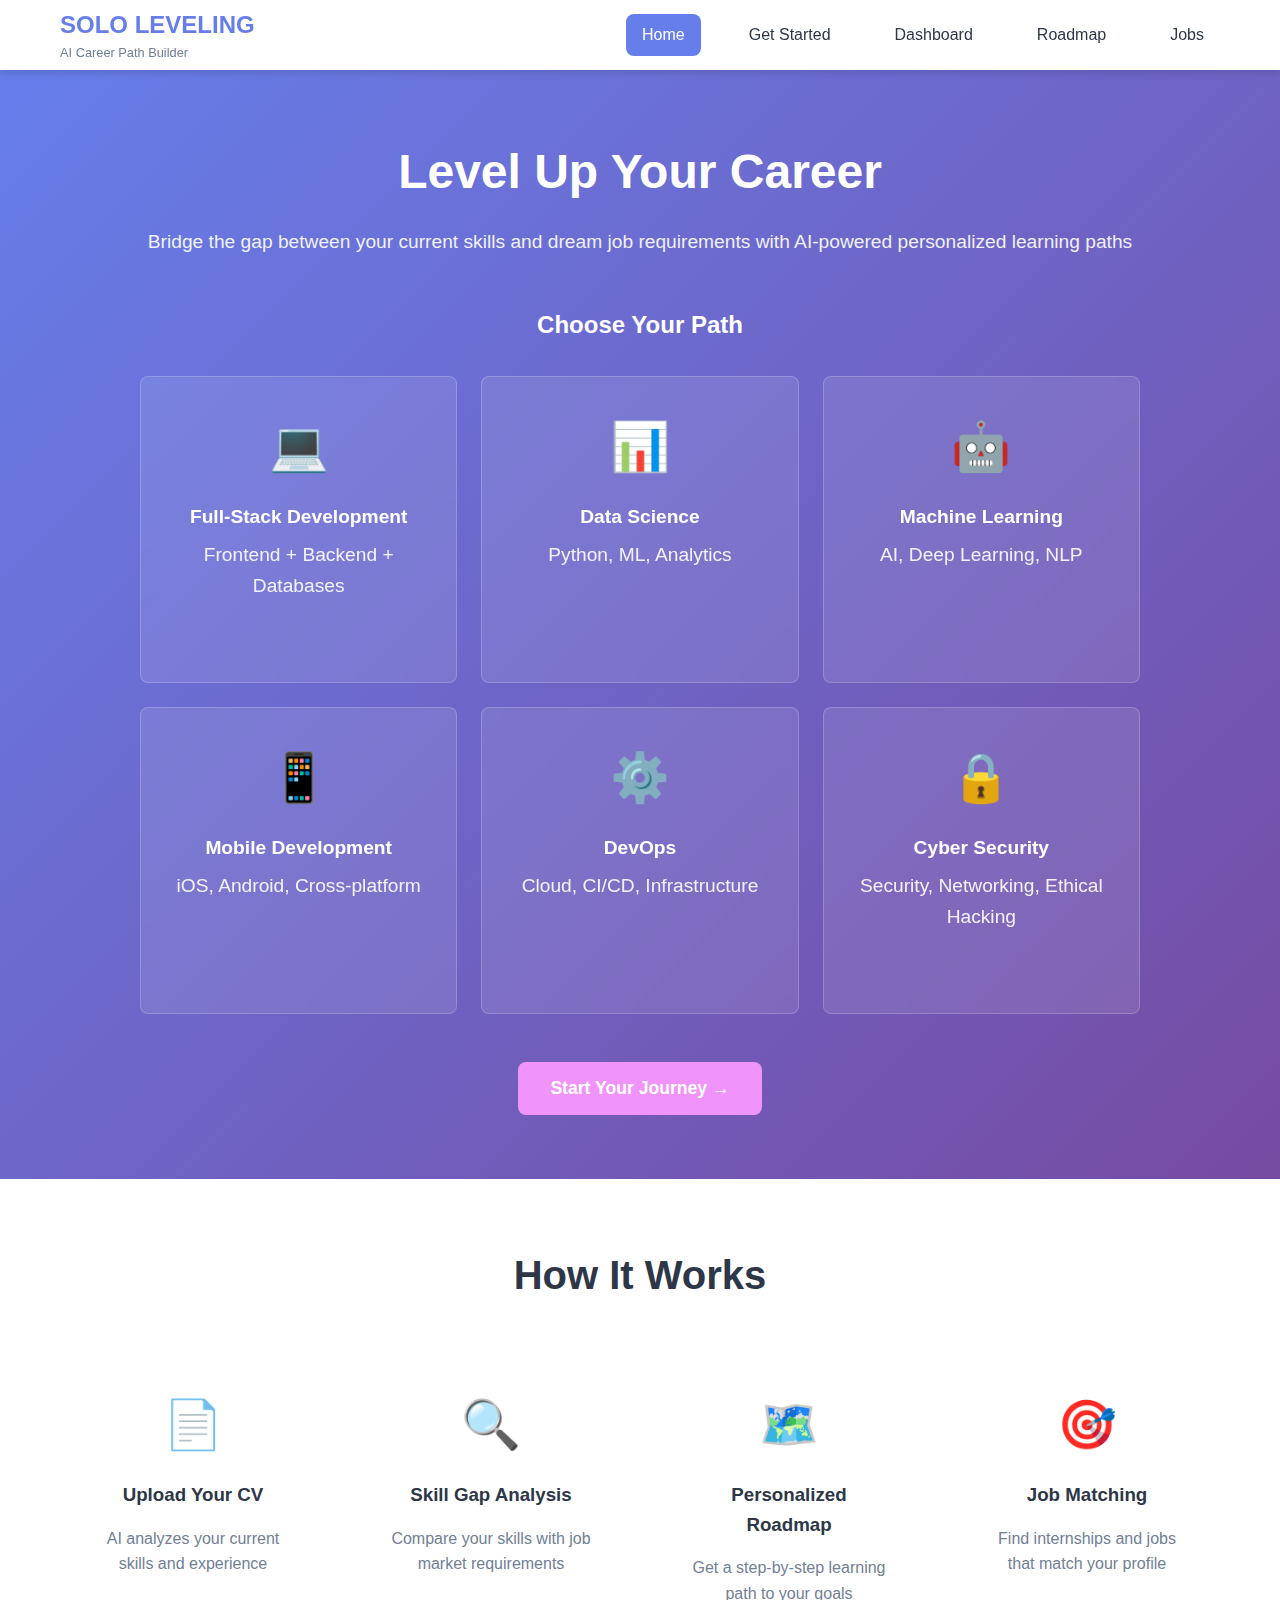
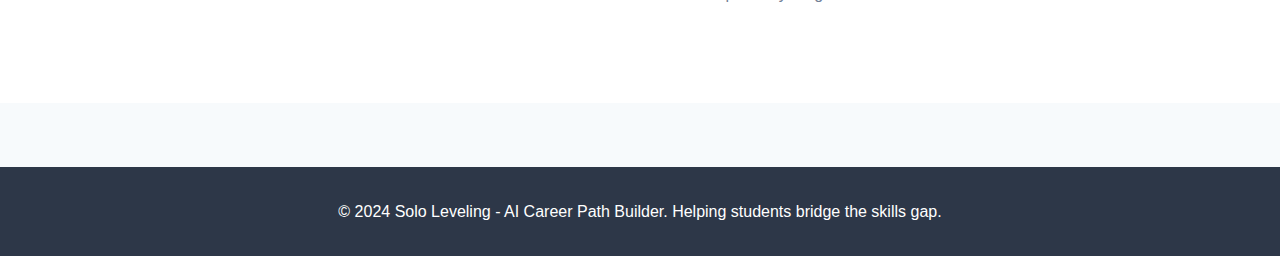
<file: index.html>
<!DOCTYPE html>
<html lang="en">
<head>
    <meta charset="UTF-8">
    <meta name="viewport" content="width=device-width, initial-scale=1.0">
    <title>Solo Leveling - AI Career Path Builder</title>
    <link rel="stylesheet" href="css/style.css">
</head>
<body>
    <nav class="navbar">
        <div class="nav-container">
            <div class="logo">
                <h2>SOLO LEVELING</h2>
                <span>AI Career Path Builder</span>
            </div>
            <div class="nav-links">
                <a href="index.html" class="active">Home</a>
                <a href="upload.html">Get Started</a>
                <a href="dashboard.html">Dashboard</a>
                <a href="roadmap.html">Roadmap</a>
                <a href="jobs.html">Jobs</a>
            </div>
        </div>
    </nav>

    <section class="hero">
        <div class="hero-content">
            <h1>Level Up Your Career</h1>
            <p>Bridge the gap between your current skills and dream job requirements with AI-powered personalized learning paths</p>
            
            <div class="job-categories">
                <h3>Choose Your Path</h3>
                <div class="category-grid">
                    <div class="category-card" data-category="fullstack">
                        <div class="category-icon">💻</div>
                        <h4>Full-Stack Development</h4>
                        <p>Frontend + Backend + Databases</p>
                    </div>
                    <div class="category-card" data-category="datascience">
                        <div class="category-icon">📊</div>
                        <h4>Data Science</h4>
                        <p>Python, ML, Analytics</p>
                    </div>
                    <div class="category-card" data-category="machinelearning">
                        <div class="category-icon">🤖</div>
                        <h4>Machine Learning</h4>
                        <p>AI, Deep Learning, NLP</p>
                    </div>
                    <div class="category-card" data-category="mobile">
                        <div class="category-icon">📱</div>
                        <h4>Mobile Development</h4>
                        <p>iOS, Android, Cross-platform</p>
                    </div>
                    <div class="category-card" data-category="devops">
                        <div class="category-icon">⚙️</div>
                        <h4>DevOps</h4>
                        <p>Cloud, CI/CD, Infrastructure</p>
                    </div>
                    <div class="category-card" data-category="cybersecurity">
                        <div class="category-icon">🔒</div>
                        <h4>Cyber Security</h4>
                        <p>Security, Networking, Ethical Hacking</p>
                    </div>
                </div>
            </div>

            <button class="cta-button" onclick="startJourney()">
                Start Your Journey →
            </button>
        </div>
    </section>

    <section class="features">
        <div class="container">
            <h2>How It Works</h2>
            <div class="features-grid">
                <div class="feature">
                    <div class="feature-icon">📄</div>
                    <h3>Upload Your CV</h3>
                    <p>AI analyzes your current skills and experience</p>
                </div>
                <div class="feature">
                    <div class="feature-icon">🔍</div>
                    <h3>Skill Gap Analysis</h3>
                    <p>Compare your skills with job market requirements</p>
                </div>
                <div class="feature">
                    <div class="feature-icon">🗺️</div>
                    <h3>Personalized Roadmap</h3>
                    <p>Get a step-by-step learning path to your goals</p>
                </div>
                <div class="feature">
                    <div class="feature-icon">🎯</div>
                    <h3>Job Matching</h3>
                    <p>Find internships and jobs that match your profile</p>
                </div>
            </div>
        </div>
    </section>

    <footer>
        <div class="container">
            <p>&copy; 2024 Solo Leveling - AI Career Path Builder. Helping students bridge the skills gap.</p>
        </div>
    </footer>

    <script src="js/main.js"></script>
</body>
</html>
</file>
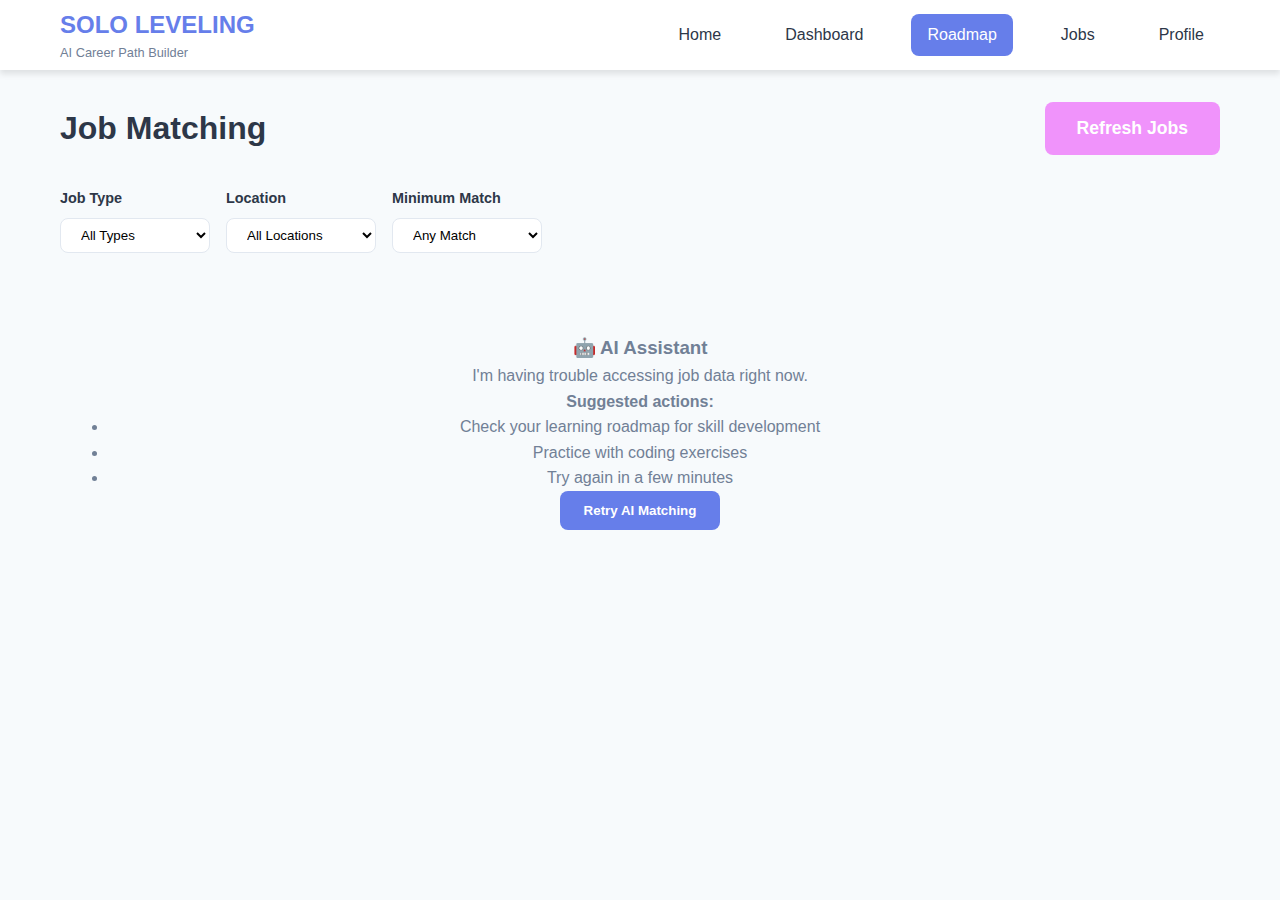
<file: jobs.html>
<!DOCTYPE html>
<html lang="en">
<head>
    <meta charset="UTF-8">
    <meta name="viewport" content="width=device-width, initial-scale=1.0">
    <title>Job Matching - Solo Leveling</title>
    <link rel="stylesheet" href="css/style.css">
    <style>
        .jobs-container {
            max-width: 1200px;
            margin: 2rem auto;
            padding: 0 20px;
        }

        .jobs-header {
            display: flex;
            justify-content: space-between;
            align-items: center;
            margin-bottom: 2rem;
        }

        .filters {
            display: flex;
            gap: 1rem;
            margin-bottom: 2rem;
            flex-wrap: wrap;
        }

        .filter-group {
            display: flex;
            flex-direction: column;
            gap: 0.5rem;
        }

        .filter-group label {
            font-weight: 600;
            color: var(--text-dark);
            font-size: 0.9rem;
        }

        .filter-select {
            padding: 0.5rem 1rem;
            border: 1px solid #e2e8f0;
            border-radius: var(--border-radius);
            background: var(--white);
            min-width: 150px;
        }

        .jobs-grid {
            display: grid;
            gap: 1.5rem;
        }

        .job-card {
            background: var(--white);
            border-radius: var(--border-radius);
            box-shadow: var(--shadow);
            padding: 1.5rem;
            border-left: 4px solid var(--primary-color);
            transition: var(--transition);
        }

        .job-card:hover {
            transform: translateY(-2px);
            box-shadow: 0 6px 12px rgba(0,0,0,0.15);
        }

        .job-header {
            display: flex;
            justify-content: space-between;
            align-items: flex-start;
            margin-bottom: 1rem;
        }

        .job-title {
            font-size: 1.2rem;
            font-weight: 600;
            color: var(--text-dark);
            margin-bottom: 0.25rem;
        }

        .job-company {
            color: var(--primary-color);
            font-weight: 500;
            margin-bottom: 0.25rem;
        }

        .job-location {
            color: var(--text-light);
            font-size: 0.9rem;
        }

        .match-badge {
            background: var(--success);
            color: var(--white);
            padding: 0.5rem 1rem;
            border-radius: 20px;
            font-weight: 600;
            font-size: 0.9rem;
        }

        .job-description {
            color: var(--text-light);
            margin-bottom: 1.5rem;
            line-height: 1.5;
        }

        .job-skills {
            display: flex;
            flex-wrap: wrap;
            gap: 0.5rem;
            margin-bottom: 1.5rem;
        }

        .skill-tag {
            background: var(--bg-light);
            padding: 0.25rem 0.75rem;
            border-radius: 12px;
            font-size: 0.8rem;
            border: 1px solid #e2e8f0;
        }

        .skill-tag.matching {
            background: var(--success);
            color: var(--white);
            border-color: var(--success);
        }

        .skill-tag.missing {
            background: #fed7d7;
            color: #c53030;
            border-color: #fed7d7;
        }

        .job-actions {
            display: flex;
            gap: 1rem;
            justify-content: space-between;
        }

        .apply-button {
            background: var(--primary-color);
            color: var(--white);
            border: none;
            padding: 0.75rem 1.5rem;
            border-radius: var(--border-radius);
            cursor: pointer;
            transition: var(--transition);
            font-weight: 600;
            text-decoration: none;
            display: inline-block;
        }

        .apply-button:hover {
            background: var(--secondary-color);
        }

        .save-button {
            background: transparent;
            border: 1px solid var(--text-light);
            color: var(--text-light);
            padding: 0.75rem 1.5rem;
            border-radius: var(--border-radius);
            cursor: pointer;
            transition: var(--transition);
        }

        .save-button:hover {
            border-color: var(--primary-color);
            color: var(--primary-color);
        }

        .no-jobs {
            text-align: center;
            padding: 3rem;
            color: var(--text-light);
        }

        .loading {
            text-align: center;
            padding: 2rem;
        }

        .spinner {
            width: 40px;
            height: 40px;
            border: 4px solid #f3f3f3;
            border-top: 4px solid var(--primary-color);
            border-radius: 50%;
            animation: spin 1s linear infinite;
            margin: 0 auto 1rem;
        }

        @keyframes spin {
            0% { transform: rotate(0deg); }
            100% { transform: rotate(360deg); }
        }
    </style>
</head>
<body>
    <nav class="navbar">
        <div class="nav-container">
            <div class="logo">
                <h2>SOLO LEVELING</h2>
                <span>AI Career Path Builder</span>
            </div>
         <div class="nav-links">
                <a href="index.html">Home</a>
                <a href="dashboard.html">Dashboard</a>
                <a href="roadmap.html" class="active">Roadmap</a>
                <a href="jobs.html">Jobs</a>
                <a href="profile.html">Profile</a>
            </div>
        </div>
    </nav>

    <div class="jobs-container">
        <div class="jobs-header">
            <h1>Job Matching</h1>
            <button class="cta-button" onclick="refreshJobs()">
                Refresh Jobs
            </button>
        </div>

        <div class="filters">
            <div class="filter-group">
                <label for="jobType">Job Type</label>
                <select id="jobType" class="filter-select" onchange="filterJobs()">
                    <option value="all">All Types</option>
                    <option value="internship">Internship</option>
                    <option value="full-time">Full Time</option>
                    <option value="part-time">Part Time</option>
                </select>
            </div>
            <div class="filter-group">
                <label for="location">Location</label>
                <select id="location" class="filter-select" onchange="filterJobs()">
                    <option value="all">All Locations</option>
                    <option value="remote">Remote</option>
                    <option value="new-york">New York</option>
                    <option value="san-francisco">San Francisco</option>
                    <option value="london">London</option>
                </select>
            </div>
            <div class="filter-group">
                <label for="matchThreshold">Minimum Match</label>
                <select id="matchThreshold" class="filter-select" onchange="filterJobs()">
                    <option value="0">Any Match</option>
                    <option value="50">50%+</option>
                    <option value="70">70%+</option>
                    <option value="90">90%+</option>
                </select>
            </div>
        </div>

        <div class="jobs-grid" id="jobsGrid">
            <div class="loading">
                <div class="spinner"></div>
                <p>Finding matching jobs...</p>
            </div>
        </div>
    </div>

    <script src="js/jobs.js"></script>
</body>
</html>
</file>
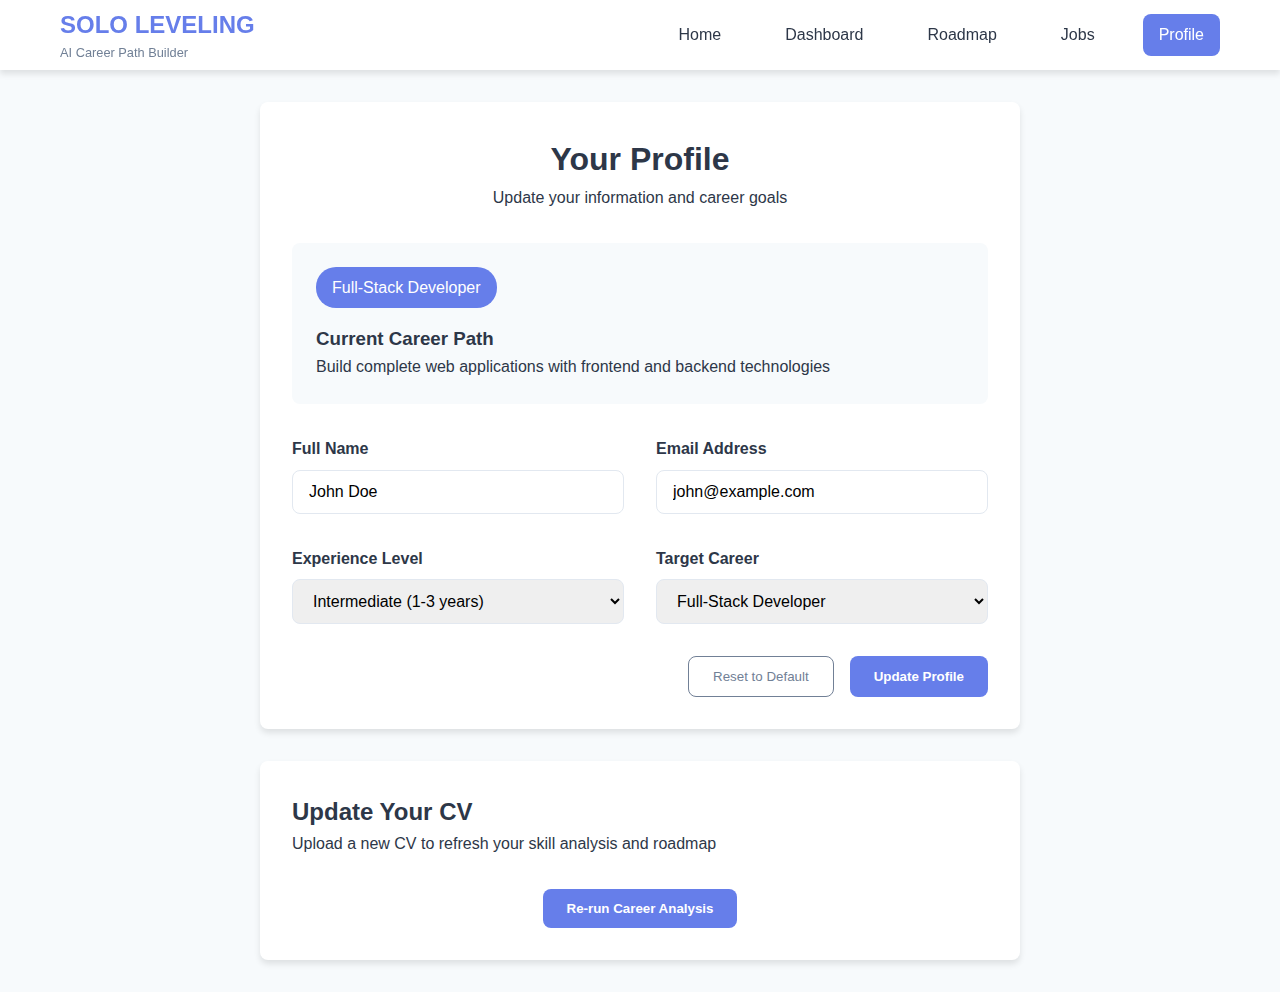
<file: profile.html>
<!DOCTYPE html>
<html lang="en">
<head>
    <meta charset="UTF-8">
    <meta name="viewport" content="width=device-width, initial-scale=1.0">
    <title>Profile - Solo Leveling</title>
    <link rel="stylesheet" href="css/style.css">
    <style>
        .profile-container {
            max-width: 800px;
            margin: 2rem auto;
            padding: 0 20px;
        }

        .profile-card {
            background: var(--white);
            padding: 2rem;
            border-radius: var(--border-radius);
            box-shadow: var(--shadow);
            margin-bottom: 2rem;
        }

        .profile-header {
            text-align: center;
            margin-bottom: 2rem;
        }

        .profile-info {
            display: grid;
            grid-template-columns: 1fr 1fr;
            gap: 2rem;
            margin-bottom: 2rem;
        }

        .info-group label {
            display: block;
            margin-bottom: 0.5rem;
            font-weight: 600;
            color: var(--text-dark);
        }

        .info-group input, .info-group select {
            width: 100%;
            padding: 0.75rem 1rem;
            border: 1px solid #e2e8f0;
            border-radius: var(--border-radius);
            font-size: 1rem;
        }

        .current-career {
            background: var(--bg-light);
            padding: 1.5rem;
            border-radius: var(--border-radius);
            margin-bottom: 2rem;
        }

        .career-badge {
            background: var(--primary-color);
            color: white;
            padding: 0.5rem 1rem;
            border-radius: 20px;
            display: inline-block;
            margin-bottom: 1rem;
        }

        .profile-actions {
            display: flex;
            gap: 1rem;
            justify-content: flex-end;
        }

        .update-button {
            background: var(--primary-color);
            color: var(--white);
            border: none;
            padding: 0.75rem 1.5rem;
            border-radius: var(--border-radius);
            cursor: pointer;
            font-weight: 600;
        }

        .reset-button {
            background: transparent;
            border: 1px solid var(--text-light);
            color: var(--text-light);
            padding: 0.75rem 1.5rem;
            border-radius: var(--border-radius);
            cursor: pointer;
        }
    </style>
</head>
<body>
    <nav class="navbar">
        <div class="nav-container">
            <div class="logo">
                <h2>SOLO LEVELING</h2>
                <span>AI Career Path Builder</span>
            </div>
            <div class="nav-links">
                <a href="index.html">Home</a>
                <a href="dashboard.html">Dashboard</a>
                <a href="roadmap.html">Roadmap</a>
                <a href="jobs.html">Jobs</a>
                <a href="profile.html" class="active">Profile</a>
            </div>
        </div>
    </nav>

    <div class="profile-container">
        <div class="profile-card">
            <div class="profile-header">
                <h1>Your Profile</h1>
                <p>Update your information and career goals</p>
            </div>

            <div class="current-career">
                <div class="career-badge" id="currentCareerBadge">Full-Stack Developer</div>
                <h3>Current Career Path</h3>
                <p id="currentCareerDesc">Building complete web applications with frontend and backend technologies</p>
            </div>

            <div class="profile-info">
                <div class="info-group">
                    <label for="profileName">Full Name</label>
                    <input type="text" id="profileName" value="John Doe">
                </div>
                <div class="info-group">
                    <label for="profileEmail">Email Address</label>
                    <input type="email" id="profileEmail" value="john@example.com">
                </div>
                <div class="info-group">
                    <label for="profileExperience">Experience Level</label>
                    <select id="profileExperience">
                        <option value="beginner">Beginner (0-1 years)</option>
                        <option value="intermediate" selected>Intermediate (1-3 years)</option>
                        <option value="advanced">Advanced (3+ years)</option>
                    </select>
                </div>
                <div class="info-group">
                    <label for="profileCareer">Target Career</label>
                    <select id="profileCareer">
                        <option value="fullstack" selected>Full-Stack Developer</option>
                        <option value="frontend">Frontend Developer</option>
                        <option value="backend">Backend Developer</option>
                        <option value="datascience">Data Scientist</option>
                        <option value="machinelearning">Machine Learning Engineer</option>
                        <option value="mobile">Mobile Developer</option>
                        <option value="devops">DevOps Engineer</option>
                        <option value="cybersecurity">Cyber Security Analyst</option>
                        <option value="uxui">UX/UI Designer</option>
                        <option value="qa">QA Engineer</option>
                    </select>
                </div>
            </div>

            <div class="profile-actions">
                <button class="reset-button" onclick="resetProfile()">Reset to Default</button>
                <button class="update-button" onclick="updateProfile()">Update Profile</button>
            </div>
        </div>

        <div class="profile-card">
            <h2>Update Your CV</h2>
            <p>Upload a new CV to refresh your skill analysis and roadmap</p>
            <!-- You can reuse the upload component from index.html here -->
            <div style="text-align: center; margin-top: 2rem;">
                <button class="update-button" onclick="window.location.href='index.html'">
                    Re-run Career Analysis
                </button>
            </div>
        </div>
    </div>

    <script>
        // Career data configuration
        const careerData = {
            'fullstack': { 
                name: 'Full-Stack Developer', 
                desc: 'Build complete web applications with frontend and backend technologies' 
            },
            'frontend': { 
                name: 'Frontend Developer', 
                desc: 'Create engaging user interfaces and experiences for web applications' 
            },
            'backend': { 
                name: 'Backend Developer', 
                desc: 'Develop server-side logic, databases, and APIs for web applications' 
            },
            'datascience': { 
                name: 'Data Scientist', 
                desc: 'Extract insights from data using statistical analysis and machine learning' 
            },
            'machinelearning': { 
                name: 'Machine Learning Engineer', 
                desc: 'Design and implement AI models and machine learning systems' 
            },
            'mobile': { 
                name: 'Mobile Developer', 
                desc: 'Create applications for iOS and Android platforms' 
            },
            'devops': { 
                name: 'DevOps Engineer', 
                desc: 'Automate and optimize development, testing, and deployment processes' 
            },
            'cybersecurity': { 
                name: 'Cyber Security Analyst', 
                desc: 'Protect systems and networks from cyber threats and attacks' 
            },
            'uxui': { 
                name: 'UX/UI Designer', 
                desc: 'Design intuitive and visually appealing user interfaces and experiences' 
            },
            'qa': { 
                name: 'QA Engineer', 
                desc: 'Ensure software quality through testing and automation' 
            }
        };

        // Load user profile data
        document.addEventListener('DOMContentLoaded', function() {
            console.log('🔄 Loading user profile...');
            
            const userProfile = localStorage.getItem('userProfile');
            if (userProfile) {
                try {
                    const profile = JSON.parse(userProfile);
                    console.log('✅ User profile loaded:', profile);
                    
                    // Update form fields
                    document.getElementById('profileName').value = profile.name || '';
                    document.getElementById('profileEmail').value = profile.email || '';
                    document.getElementById('profileExperience').value = profile.experience || 'beginner';
                    document.getElementById('profileCareer').value = profile.career || 'fullstack';
                    
                    // Update career badge and description
                    updateCareerDisplay(profile.career);
                    
                } catch (error) {
                    console.error('❌ Error parsing user profile:', error);
                    // Load default values
                    updateCareerDisplay('fullstack');
                }
            } else {
                console.log('ℹ️ No user profile found, using defaults');
                updateCareerDisplay('fullstack');
            }
        });

        // Update career display when selection changes
        document.getElementById('profileCareer').addEventListener('change', function() {
            const selectedCareer = this.value;
            console.log('🎯 Career selection changed to:', selectedCareer);
            updateCareerDisplay(selectedCareer);
        });

        function updateCareerDisplay(career) {
            console.log('🔄 Updating career display for:', career);
            
            const careerInfo = careerData[career] || careerData['fullstack'];
            
            // Update the badge
            const badgeElement = document.getElementById('currentCareerBadge');
            if (badgeElement) {
                badgeElement.textContent = careerInfo.name;
                console.log('✅ Career badge updated to:', careerInfo.name);
            }
            
            // Update the description
            const descElement = document.getElementById('currentCareerDesc');
            if (descElement) {
                descElement.textContent = careerInfo.desc;
                console.log('✅ Career description updated');
            }
            
            // Update the dropdown selection
            const dropdown = document.getElementById('profileCareer');
            if (dropdown) {
                dropdown.value = career;
                console.log('✅ Dropdown selection updated to:', career);
            }
        }

        function updateProfile() {
            console.log('💾 Updating user profile...');
            
            const updatedProfile = {
                name: document.getElementById('profileName').value,
                email: document.getElementById('profileEmail').value,
                experience: document.getElementById('profileExperience').value,
                career: document.getElementById('profileCareer').value,
                setupComplete: true
            };

            console.log('📝 New profile data:', updatedProfile);

            try {
                // Save to localStorage
                localStorage.setItem('userProfile', JSON.stringify(updatedProfile));
                
                // Also update the app state for consistency
                const savedState = localStorage.getItem('soloLevelingState');
                if (savedState) {
                    const appState = JSON.parse(savedState);
                    appState.userProfile = updatedProfile;
                    appState.targetCareer = updatedProfile.career;
                    localStorage.setItem('soloLevelingState', JSON.stringify(appState));
                }
                
                console.log('✅ Profile updated successfully');
                alert('Profile updated successfully! Your roadmap will be regenerated with the new career path.');
                
                // Clear existing roadmap data to force regeneration
                if (localStorage.getItem('soloLevelingState')) {
                    const appState = JSON.parse(localStorage.getItem('soloLevelingState'));
                    appState.roadmapGenerated = false;
                    appState.roadmapData = null;
                    localStorage.setItem('soloLevelingState', JSON.stringify(appState));
                }
                
                // Redirect to roadmap to refresh with new career
                setTimeout(() => {
                    window.location.href = 'roadmap.html';
                }, 1000);
                
            } catch (error) {
                console.error('❌ Error updating profile:', error);
                alert('Error updating profile. Please try again.');
            }
        }

        function resetProfile() {
            if (confirm('Are you sure you want to reset your profile? This will clear all your data and return you to the setup page.')) {
                console.log('🔄 Resetting user profile...');
                
                // Clear all user data
                localStorage.removeItem('userProfile');
                localStorage.removeItem('soloLevelingState');
                
                console.log('✅ Profile reset completed');
                alert('Profile reset successfully. Redirecting to setup...');
                
                // Redirect to setup page
                setTimeout(() => {
                    window.location.href = 'index.html';
                }, 1000);
            }
        }

        // Debug function to check current state
        function debugProfile() {
            console.log('=== DEBUG PROFILE INFO ===');
            console.log('User Profile:', localStorage.getItem('userProfile'));
            console.log('App State:', localStorage.getItem('soloLevelingState'));
            console.log('Current Career Selection:', document.getElementById('profileCareer').value);
            console.log('==========================');
        }

        // Call debug on load for troubleshooting
        // debugProfile();
    </script>
</body>
</html>
</file>
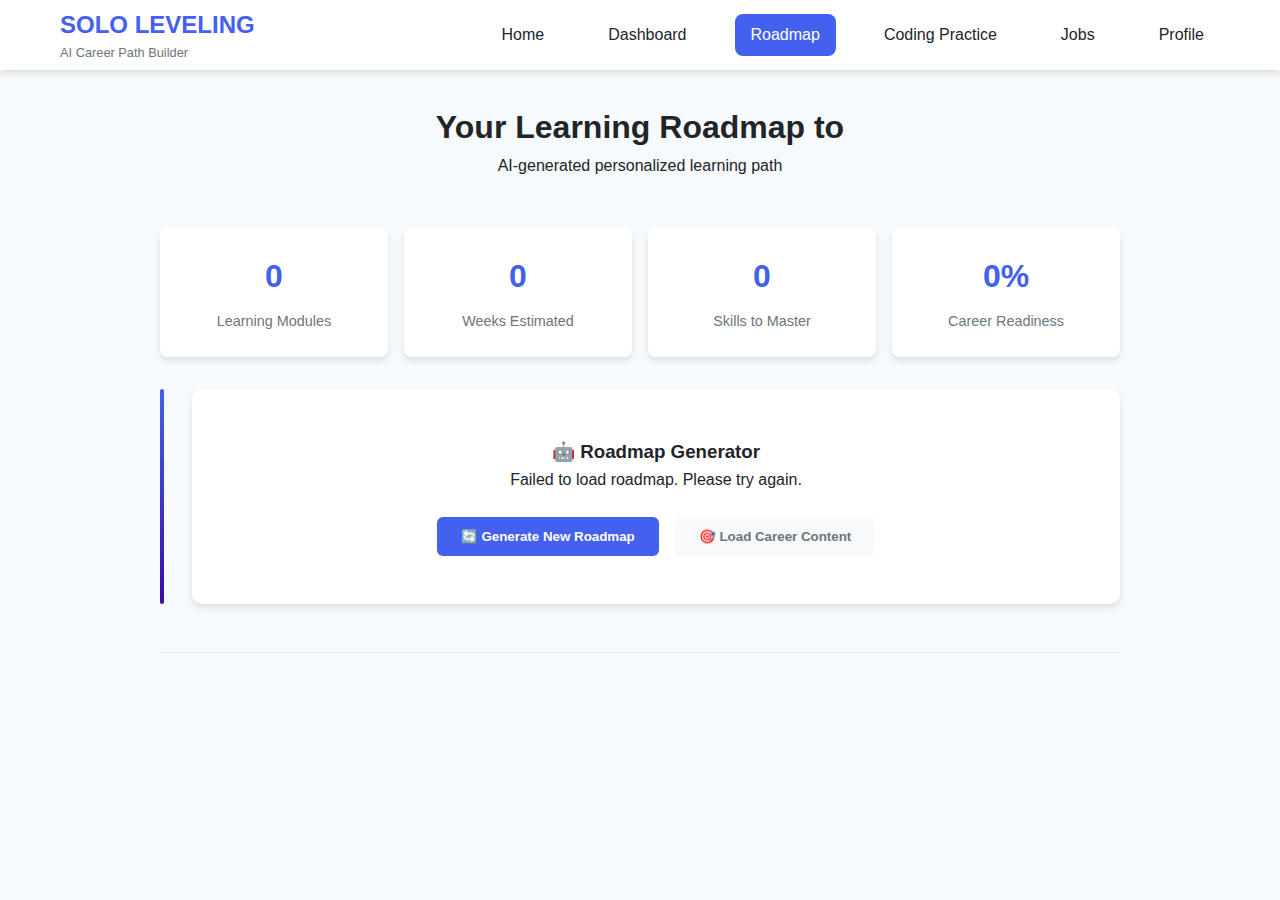
<file: roadmap.html>
<!DOCTYPE html>
<html lang="en">
<head>
    <meta charset="UTF-8">
    <meta name="viewport" content="width=device-width, initial-scale=1.0">
    <title>Learning Roadmap - Solo Leveling</title>
    <link rel="stylesheet" href="css/style.css">
    <style>
        /* ===== VARIABLES ===== */
        :root {
            --primary-color: #4361ee;
            --secondary-color: #3a0ca3;
            --accent-color: #4cc9f0;
            --success-color: #4bb543;
            --warning-color: #ffcc00;
            --danger-color: #dc3545;
            --white: #ffffff;
            --light-bg: #f8f9fa;
            --text-dark: #212529;
            --text-light: #6c757d;
            --border-radius: 8px;
            --shadow: 0 4px 6px rgba(0, 0, 0, 0.1);
            --transition: all 0.3s ease;
        }

        /* ===== LAYOUT ===== */
        .roadmap-container {
            max-width: 1000px;
            margin: 2rem auto;
            padding: 0 20px;
        }

        .roadmap-header {
            text-align: center;
            margin-bottom: 3rem;
        }

        .roadmap-timeline {
            position: relative;
            padding-left: 2rem;
        }

        /* ===== TIMELINE ===== */
        .roadmap-timeline::before {
            content: '';
            position: absolute;
            left: 0;
            top: 0;
            bottom: 0;
            width: 4px;
            background: linear-gradient(to bottom, var(--primary-color), var(--secondary-color));
            border-radius: 2px;
        }

        /* ===== PHASE STYLES ===== */
        .roadmap-phase {
            margin-bottom: 3rem;
            position: relative;
        }

        .phase-header {
            background: var(--white);
            padding: 1.5rem;
            border-radius: var(--border-radius);
            box-shadow: var(--shadow);
            margin-bottom: 1rem;
            position: relative;
            border-left: 4px solid var(--primary-color);
        }

        .phase-header::before {
            content: '';
            position: absolute;
            left: -2.5rem;
            top: 2rem;
            width: 1rem;
            height: 1rem;
            background: var(--primary-color);
            border-radius: 50%;
            border: 4px solid var(--white);
        }

        .phase-title {
            display: flex;
            justify-content: space-between;
            align-items: center;
            margin-bottom: 0.5rem;
        }

        .phase-title h2 {
            color: var(--text-dark);
            margin: 0;
        }

        .phase-duration {
            background: var(--primary-color);
            color: var(--white);
            padding: 0.25rem 0.75rem;
            border-radius: 20px;
            font-size: 0.8rem;
            font-weight: 600;
        }

        .phase-description {
            color: var(--text-light);
            margin-bottom: 1rem;
        }

        /* ===== MODULES GRID ===== */
        .modules-grid {
            display: grid;
            grid-template-columns: repeat(auto-fit, minmax(300px, 1fr));
            gap: 1rem;
        }

        .module-card {
            background: var(--white);
            padding: 1.5rem;
            border-radius: var(--border-radius);
            box-shadow: var(--shadow);
            border-left: 4px solid var(--success-color);
            transition: var(--transition);
        }

        .module-card:hover {
            transform: translateY(-2px);
            box-shadow: 0 6px 12px rgba(0,0,0,0.15);
        }

        .module-card.locked {
            border-left-color: var(--text-light);
            opacity: 0.6;
        }

        .module-header {
            display: flex;
            justify-content: space-between;
            align-items: flex-start;
            margin-bottom: 1rem;
        }

        .module-title h3 {
            margin: 0 0 0.5rem 0;
            color: var(--text-dark);
        }

        .module-difficulty {
            background: var(--light-bg);
            padding: 0.25rem 0.5rem;
            border-radius: 4px;
            font-size: 0.8rem;
            color: var(--text-light);
        }

        .module-description {
            color: var(--text-light);
            margin-bottom: 1rem;
            font-size: 0.9rem;
        }

        /* ===== SKILLS ===== */
        .module-skills {
            display: flex;
            flex-wrap: wrap;
            gap: 0.5rem;
            margin-bottom: 1rem;
        }

        .skill-badge {
            background: var(--primary-color);
            color: var(--white);
            padding: 0.25rem 0.5rem;
            border-radius: 12px;
            font-size: 0.8rem;
        }

        /* ===== MODULE ACTIONS ===== */
        .module-actions {
            display: flex;
            justify-content: space-between;
            align-items: center;
        }

        .module-progress {
            flex-grow: 1;
        }

        .progress-bar {
            width: 100%;
            height: 6px;
            background: var(--light-bg);
            border-radius: 3px;
            overflow: hidden;
        }

        .progress-fill {
            height: 100%;
            background: var(--success-color);
            border-radius: 3px;
            transition: width 0.3s ease;
        }

        .start-button {
            background: var(--primary-color);
            color: var(--white);
            border: none;
            padding: 0.5rem 1rem;
            border-radius: var(--border-radius);
            cursor: pointer;
            transition: var(--transition);
            font-weight: 600;
        }

        .start-button:hover {
            background: var(--secondary-color);
        }

        .start-button:disabled {
            background: var(--text-light);
            cursor: not-allowed;
        }

        /* ===== STATS ===== */
        .roadmap-stats {
            display: grid;
            grid-template-columns: repeat(auto-fit, minmax(200px, 1fr));
            gap: 1rem;
            margin-bottom: 2rem;
        }

        .stat-card {
            background: var(--white);
            padding: 1.5rem;
            border-radius: var(--border-radius);
            box-shadow: var(--shadow);
            text-align: center;
        }

        .stat-number {
            font-size: 2rem;
            font-weight: bold;
            color: var(--primary-color);
            margin-bottom: 0.5rem;
        }

        .stat-label {
            color: var(--text-light);
            font-size: 0.9rem;
        }

        /* ===== AI-SPECIFIC STYLES ===== */
        .ai-phase {
            background: var(--white);
            border-radius: var(--border-radius);
            padding: 2rem;
            margin-bottom: 2rem;
            box-shadow: var(--shadow);
        }

        .ai-phase-header {
            margin-bottom: 1.5rem;
        }

        .phase-meta {
            display: flex;
            gap: 1rem;
            margin-bottom: 1rem;
        }

        .phase-badge {
            background: var(--primary-color);
            color: var(--white);
            padding: 0.5rem 1rem;
            border-radius: 20px;
            font-weight: bold;
        }

        .focus-areas {
            margin: 1rem 0;
        }

        .focus-tag {
            background: var(--light-bg);
            padding: 0.25rem 0.75rem;
            border-radius: 12px;
            margin: 0 0.5rem 0.5rem 0;
            display: inline-block;
        }

        .learning-objectives {
            margin: 1.5rem 0;
        }

        .learning-objectives h4 {
            color: var(--primary-color);
            margin-bottom: 0.5rem;
        }

        .ai-modules-grid {
            display: grid;
            gap: 1.5rem;
            grid-template-columns: repeat(auto-fit, minmax(350px, 1fr));
        }

        .ai-module-card {
            background: var(--light-bg);
            border-radius: 8px;
            padding: 1.5rem;
            border: 1px solid #e2e8f0;
        }

        .coding-module {
            border-left: 4px solid var(--accent-color);
        }

        .module-header {
            margin-bottom: 1rem;
        }

        .module-meta {
            display: flex;
            gap: 0.5rem;
            margin-bottom: 0.5rem;
            flex-wrap: wrap;
        }

        .module-duration, .module-difficulty {
            background: var(--white);
            padding: 0.25rem 0.5rem;
            border-radius: 6px;
            font-size: 0.8rem;
        }

        .coding-badge {
            background: var(--accent-color);
            color: var(--white);
            padding: 0.25rem 0.5rem;
            border-radius: 6px;
            font-size: 0.8rem;
        }

        .skills-grid {
            display: flex;
            flex-wrap: wrap;
            gap: 0.5rem;
            margin: 1rem 0;
        }

        .module-resources {
            margin: 1.5rem 0;
        }

        .resources-list {
            display: grid;
            gap: 0.75rem;
            margin-top: 1rem;
        }

        .resource-item {
            padding: 0.75rem;
            background: var(--white);
            border-radius: 6px;
            border: 1px solid #e2e8f0;
        }

        .resource-header {
            display: flex;
            justify-content: space-between;
            align-items: center;
            margin-bottom: 0.5rem;
        }

        .resource-link {
            color: var(--primary-color);
            text-decoration: none;
            font-weight: 500;
        }

        .resource-link:hover {
            text-decoration: underline;
        }

        .resource-type {
            background: var(--light-bg);
            padding: 0.25rem 0.5rem;
            border-radius: 4px;
            font-size: 0.8rem;
            color: var(--text-light);
        }

        .resource-description {
            font-size: 0.9rem;
            color: var(--text-light);
            margin: 0;
        }

        .module-actions {
            display: flex;
            gap: 1rem;
            margin-top: 1.5rem;
        }

        .ai-start-button {
            background: var(--primary-color);
            color: var(--white);
            border: none;
            padding: 0.75rem 1.5rem;
            border-radius: 6px;
            cursor: pointer;
            font-weight: 600;
            transition: var(--transition);
        }

        .ai-start-button:hover {
            background: var(--secondary-color);
            transform: translateY(-1px);
        }

        .coding-start {
            background: linear-gradient(135deg, var(--accent-color), var(--primary-color));
        }

        .btn-outline {
            background: transparent;
            border: 1px solid var(--primary-color);
            color: var(--primary-color);
            padding: 0.75rem 1.5rem;
            border-radius: 6px;
            cursor: pointer;
            transition: var(--transition);
        }

        .btn-outline:hover {
            background: var(--primary-color);
            color: var(--white);
        }

        .career-guidance-section {
            margin-top: 3rem;
            padding-top: 2rem;
            border-top: 1px solid #e2e8f0;
        }

        .ai-guidance-card {
            background: var(--white);
            padding: 2rem;
            border-radius: var(--border-radius);
            box-shadow: var(--shadow);
        }

        .guidance-section {
            margin-bottom: 1.5rem;
        }

        .guidance-section h4 {
            color: var(--primary-color);
            margin-bottom: 0.5rem;
        }

        /* ===== LOADING AND ERROR STATES ===== */
        .ai-loading-state {
            text-align: center;
            padding: 4rem 2rem;
            background: var(--white);
            border-radius: 10px;
            box-shadow: var(--shadow);
            margin: 2rem 0;
        }

        .ai-spinner {
            width: 60px;
            height: 60px;
            border: 4px solid #f3f3f3;
            border-top: 4px solid var(--primary-color);
            border-radius: 50%;
            animation: spin 1s linear infinite;
            margin: 0 auto 2rem;
        }

        @keyframes spin {
            0% { transform: rotate(0deg); }
            100% { transform: rotate(360deg); }
        }

        .loading-steps {
            display: flex;
            flex-direction: column;
            gap: 0.5rem;
            margin: 1.5rem 0;
            text-align: left;
            max-width: 300px;
            margin-left: auto;
            margin-right: auto;
        }

        .loading-step {
            padding: 0.5rem;
            border-radius: 6px;
            background: var(--light-bg);
            transition: all 0.3s ease;
        }

        .loading-step.active {
            background: var(--primary-color);
            color: var(--white);
            font-weight: bold;
        }

        .loading-note {
            font-size: 0.9rem;
            color: var(--text-light);
            margin-top: 1rem;
        }

        .ai-error-state, .ai-empty-state {
            text-align: center;
            padding: 3rem 2rem;
            background: var(--white);
            border-radius: 10px;
            box-shadow: var(--shadow);
            margin: 2rem 0;
        }

        .error-actions {
            display: flex;
            gap: 1rem;
            justify-content: center;
            margin-top: 1.5rem;
            flex-wrap: wrap;
        }

        .retry-button, .secondary-button, .cta-button {
            background: var(--primary-color);
            color: var(--white);
            border: none;
            padding: 0.75rem 1.5rem;
            border-radius: 6px;
            cursor: pointer;
            font-weight: 600;
            transition: all 0.3s ease;
        }

        .secondary-button {
            background: var(--light-bg);
            color: var(--text-light);
        }

        .secondary-button:hover {
            background: #cbd5e0;
        }

        /* ===== MODAL STYLES ===== */
        .ai-modal-overlay {
            position: fixed;
            top: 0;
            left: 0;
            width: 100%;
            height: 100%;
            background: rgba(0,0,0,0.5);
            display: flex;
            justify-content: center;
            align-items: center;
            z-index: 1000;
        }

        .ai-modal-content {
            background: var(--white);
            padding: 2rem;
            border-radius: 10px;
            max-width: 500px;
            width: 90%;
        }

        .modal-header {
            display: flex;
            justify-content: space-between;
            align-items: center;
            margin-bottom: 1rem;
        }

        .modal-close {
            background: none;
            border: none;
            font-size: 1.5rem;
            cursor: pointer;
        }

        /* ===== RESPONSIVE DESIGN ===== */
        @media (max-width: 768px) {
            .roadmap-timeline {
                padding-left: 1.5rem;
            }
            
            .phase-header::before {
                left: -1.75rem;
            }
            
            .ai-modules-grid {
                grid-template-columns: 1fr;
            }
            
            .module-actions {
                flex-direction: column;
                gap: 1rem;
            }
            
            .error-actions {
                flex-direction: column;
            }
        }
    </style>
</head>
<body>
    <!-- ===== NAVIGATION ===== -->
    <nav class="navbar">
        <div class="nav-container">
            <div class="logo">
                <h2>SOLO LEVELING</h2>
                <span>AI Career Path Builder</span>
            </div>
            <div class="nav-links">
                <a href="index.html">Home</a>
                <a href="dashboard.html">Dashboard</a>
                <a href="roadmap.html" class="active">Roadmap</a>
                                <a href="dsa.html">Coding Practice</a> <!-- Updated link -->

                <a href="jobs.html">Jobs</a>
                <a href="profile.html">Profile</a>
            </div>
        </div>
    </nav>

    <!-- ===== MAIN CONTENT ===== -->
    <div class="roadmap-container">
        <!-- Header Section -->
        <div class="roadmap-header">
            <h1>Your Learning Roadmap to <span id="targetCareerName"></span></h1>
            <p id="roadmapDescription">AI-generated personalized learning path</p>
        </div>

        <!-- Statistics Section -->
        <div class="roadmap-stats">
            <div class="stat-card">
                <div class="stat-number" id="totalModules">0</div>
                <div class="stat-label">Learning Modules</div>
            </div>
            <div class="stat-card">
                <div class="stat-number" id="totalWeeks">0</div>
                <div class="stat-label">Weeks Estimated</div>
            </div>
            <div class="stat-card">
                <div class="stat-number" id="skillsToLearn">0</div>
                <div class="stat-label">Skills to Master</div>
            </div>
            <div class="stat-card">
                <div class="stat-number" id="readinessScore">0%</div>
                <div class="stat-label">Career Readiness</div>
            </div>
        </div>

        <!-- AI-Generated Roadmap Content -->
        <div class="roadmap-timeline" id="roadmapTimeline">
            <!-- AI-generated modules will be loaded here by roadmap.js -->
        </div>

        <!-- Career Guidance Section -->
        <div id="careerGuidance" class="career-guidance-section">
            <!-- AI career guidance will be loaded here -->
        </div>
    </div>

    <!-- ===== JAVASCRIPT ===== -->
    <script src="js/roadmap.js"></script>
</body>
</html>
</file>
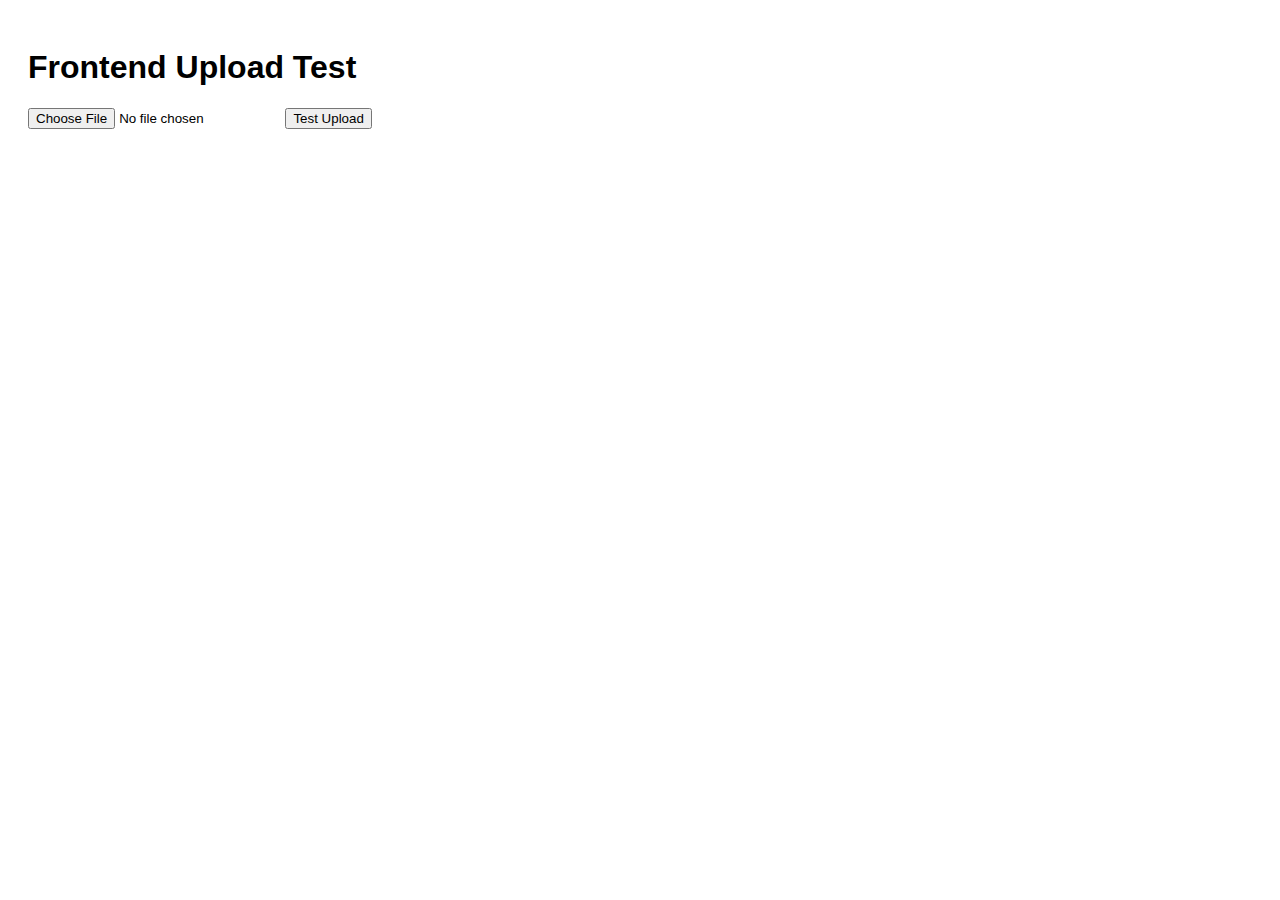
<file: test-connection.html>
<!DOCTYPE html>
<html>
<head>
    <title>Frontend Upload Test</title>
    <style>
        body { font-family: Arial, sans-serif; padding: 20px; }
        .success { color: green; }
        .error { color: red; }
    </style>
</head>
<body>
    <h1>Frontend Upload Test</h1>
    
    <input type="file" id="testFileInput" accept=".pdf,.doc,.docx,.txt">
    <button onclick="testUpload()">Test Upload</button>
    
    <div id="result"></div>

    <script>
        async function testUpload() {
            const fileInput = document.getElementById('testFileInput');
            const resultDiv = document.getElementById('result');
            
            if (!fileInput.files[0]) {
                resultDiv.innerHTML = '<div class="error">Please select a file</div>';
                return;
            }
            
            const file = fileInput.files[0];
            resultDiv.innerHTML = '<div>Uploading... ' + file.name + '</div>';
            
            try {
                const formData = new FormData();
                formData.append('cv', file);
                formData.append('target_role', 'fullstack');
                
                const response = await fetch('http://localhost:5000/api/skills/analyze-cv', {
                    method: 'POST',
                    body: formData,
                });
                
                if (!response.ok) {
                    throw new Error('HTTP ' + response.status);
                }
                
                const data = await response.json();
                resultDiv.innerHTML = `
                    <div class="success">
                        ✅ Upload Successful!<br>
                        User ID: ${data.user_id}<br>
                        AI Used: ${data.ai_used}<br>
                        Skills Found: ${data.analysis.identified_skills.length}
                    </div>
                `;
                
            } catch (error) {
                resultDiv.innerHTML = `<div class="error">❌ Upload Failed: ${error.message}</div>`;
            }
        }
    </script>
</body>
</html>
</file>
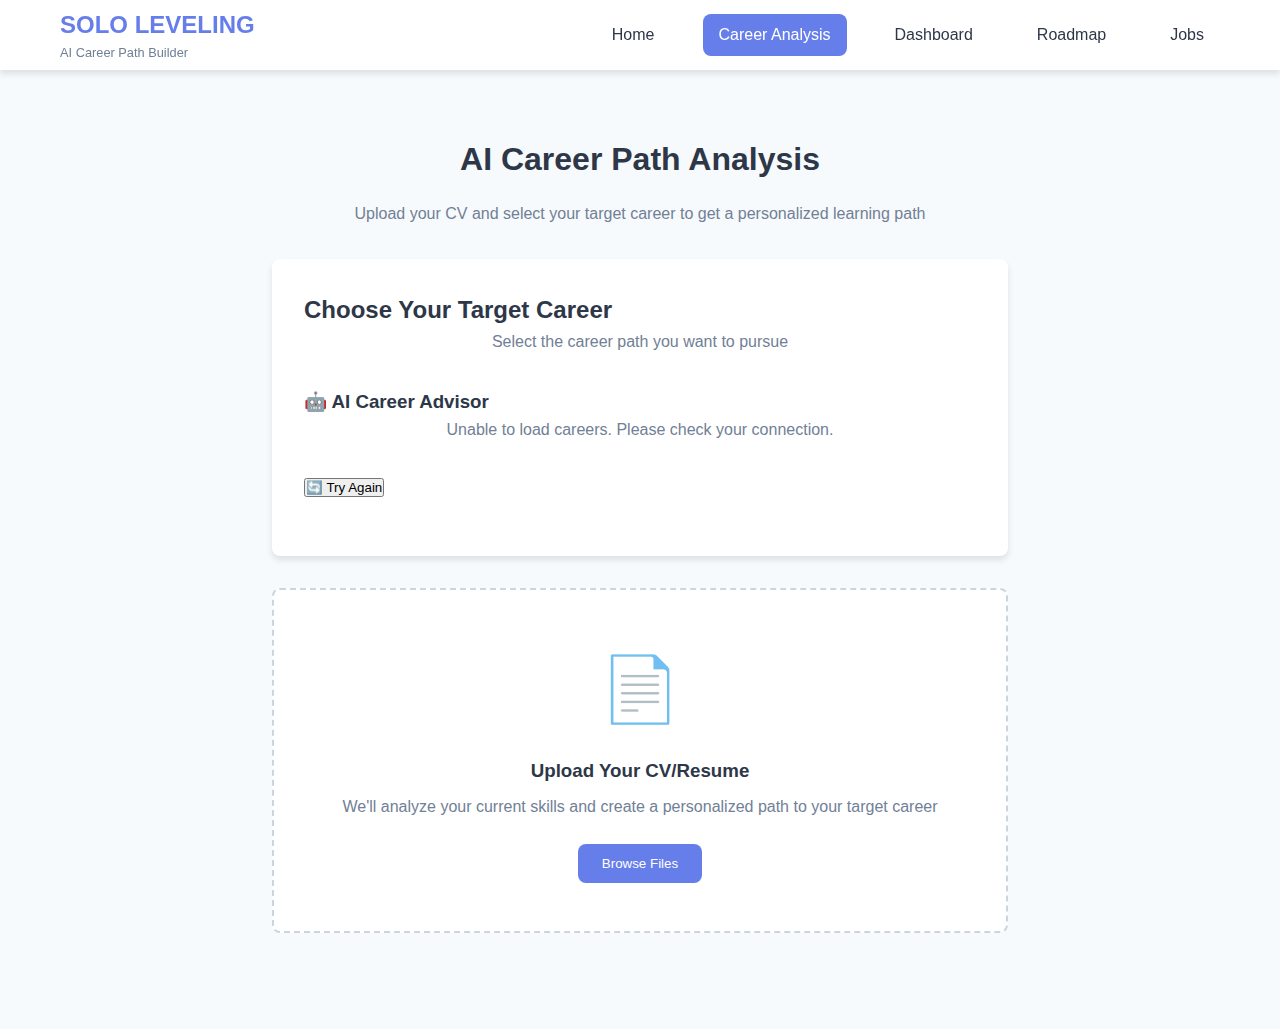
<file: upload.html>
<!DOCTYPE html>
<html lang="en">
<head>
    <meta charset="UTF-8">
    <meta name="viewport" content="width=device-width, initial-scale=1.0">
    <title>Career Analysis - Solo Leveling</title>
    <link rel="stylesheet" href="css/style.css">
    <style>
        .career-selection {
            background: var(--white);
            padding: 2rem;
            border-radius: var(--border-radius);
            box-shadow: var(--shadow);
            margin-bottom: 2rem;
        }
        
        .career-grid {
            display: grid;
            grid-template-columns: repeat(auto-fit, minmax(300px, 1fr));
            gap: 1rem;
            margin: 1.5rem 0;
        }
        
        .career-card {
            border: 2px solid #e2e8f0;
            border-radius: var(--border-radius);
            padding: 1.5rem;
            cursor: pointer;
            transition: var(--transition);
        }
        
        .career-card:hover {
            border-color: var(--primary-color);
            transform: translateY(-2px);
        }
        
        .career-card.selected {
            border-color: var(--primary-color);
            background: rgba(102, 126, 234, 0.05);
        }
        
        .career-card h3 {
            color: var(--text-dark);
            margin-bottom: 0.5rem;
        }
        
        .career-card p {
            color: var(--text-light);
            font-size: 0.9rem;
        }
        
        .analysis-results {
            background: var(--white);
            padding: 2rem;
            border-radius: var(--border-radius);
            box-shadow: var(--shadow);
            margin-top: 2rem;
        }
        
        .skill-gap {
            display: grid;
            grid-template-columns: 1fr 1fr;
            gap: 2rem;
            margin: 2rem 0;
        }
        
        .skill-category h3 {
            margin-bottom: 1rem;
            color: var(--text-dark);
        }
        
        .progress-score {
            text-align: center;
            padding: 2rem;
            background: var(--bg-light);
            border-radius: var(--border-radius);
        }
        
        .score-circle {
            width: 100px;
            height: 100px;
            border-radius: 50%;
            background: conic-gradient(var(--primary-color) 0% 75%, #e2e8f0 75% 100%);
            margin: 0 auto 1rem;
            display: flex;
            align-items: center;
            justify-content: center;
            color: var(--white);
            font-weight: bold;
            font-size: 1.5rem;
        }
    </style>
</head>
<body>
    <nav class="navbar">
        <div class="nav-container">
            <div class="logo">
                <h2>SOLO LEVELING</h2>
                <span>AI Career Path Builder</span>
            </div>
            <div class="nav-links">
                <a href="index.html">Home</a>
                <a href="upload.html" class="active">Career Analysis</a>
                <a href="dashboard.html">Dashboard</a>
                <a href="roadmap.html">Roadmap</a>
                <a href="jobs.html">Jobs</a>
            </div>
        </div>
    </nav>

    <div class="container">
        <div class="upload-section">
            <h1>AI Career Path Analysis</h1>
            <p>Upload your CV and select your target career to get a personalized learning path</p>
            
            <!-- Career Selection -->
            <div class="career-selection" id="careerSelection">
                <h2>Choose Your Target Career</h2>
                <p>Select the career path you want to pursue</p>
                
                <div class="career-grid" id="careerGrid">
                    <!-- Careers will be loaded by JavaScript -->
                </div>
                
                <div id="careerError" style="color: var(--danger); display: none;">
                    Please select a career path to continue
                </div>
            </div>

            <!-- File Upload -->
            <div class="upload-area" id="uploadArea">
                <div class="upload-content">
                    <div class="upload-icon">📄</div>
                    <h3>Upload Your CV/Resume</h3>
                    <p>We'll analyze your current skills and create a personalized path to your target career</p>
                    <button class="browse-button" onclick="document.getElementById('fileInput').click()">
                        Browse Files
                    </button>
                    <input type="file" id="fileInput" accept=".pdf,.doc,.docx,.txt" style="display: none;">
                </div>
            </div>

            <!-- Loading -->
            <div class="parsing-status" id="parsingStatus" style="display: none;">
                <div class="status-header">
                    <h3>AI Career Analysis in Progress...</h3>
                    <div class="spinner"></div>
                </div>
                <div class="status-steps">
                    <div class="step active">
                        <span class="step-number">1</span>
                        <span class="step-text">Extracting CV content</span>
                    </div>
                    <div class="step">
                        <span class="step-number">2</span>
                        <span class="step-text">Analyzing current skills</span>
                    </div>
                    <div class="step">
                        <span class="step-number">3</span>
                        <span class="step-text">Identifying skill gaps</span>
                    </div>
                    <div class="step">
                        <span class="step-number">4</span>
                        <span class="step-text">Generating career plan</span>
                    </div>
                </div>
            </div>

            <!-- Results -->
            <div class="analysis-results" id="analysisResults" style="display: none;">
                <h2>Your Career Analysis</h2>
                <div id="resultsContent">
                    <!-- Results will be populated here -->
                </div>
                <button class="confirm-button" onclick="generateRoadmap()">
                    Generate Learning Roadmap
                </button>
            </div>
        </div>
    </div>

    <script src="js/upload.js"></script>
</body>
</html>
</file>
<file: css/style.css>
* {
    margin: 0;
    padding: 0;
    box-sizing: border-box;
}

:root {
    --primary-color: #667eea;
    --secondary-color: #764ba2;
    --accent-color: #f093fb;
    --text-dark: #2d3748;
    --text-light: #718096;
    --bg-light: #f7fafc;
    --white: #ffffff;
    --success: #48bb78;
    --warning: #ed8936;
    --danger: #f56565;
    --border-radius: 8px;
    --shadow: 0 4px 6px rgba(0, 0, 0, 0.1);
    --transition: all 0.3s ease;
}

body {
    font-family: 'Segoe UI', Tahoma, Geneva, Verdana, sans-serif;
    line-height: 1.6;
    color: var(--text-dark);
    background-color: var(--bg-light);
}

.container {
    max-width: 1200px;
    margin: 0 auto;
    padding: 0 20px;
}

/* Navigation */
.navbar {
    background: var(--white);
    box-shadow: var(--shadow);
    position: sticky;
    top: 0;
    z-index: 1000;
}

.nav-container {
    max-width: 1200px;
    margin: 0 auto;
    padding: 0 20px;
    display: flex;
    justify-content: space-between;
    align-items: center;
    height: 70px;
}

.logo h2 {
    color: var(--primary-color);
    font-size: 1.5rem;
    margin-bottom: -5px;
}

.logo span {
    color: var(--text-light);
    font-size: 0.8rem;
}

.nav-links {
    display: flex;
    gap: 2rem;
}

.nav-links a {
    text-decoration: none;
    color: var(--text-dark);
    font-weight: 500;
    padding: 0.5rem 1rem;
    border-radius: var(--border-radius);
    transition: var(--transition);
}

.nav-links a:hover,
.nav-links a.active {
    background: var(--primary-color);
    color: var(--white);
}

/* Hero Section */
.hero {
    background: linear-gradient(135deg, var(--primary-color), var(--secondary-color));
    color: var(--white);
    padding: 4rem 0;
    text-align: center;
}

.hero-content h1 {
    font-size: 3rem;
    margin-bottom: 1rem;
    font-weight: 700;
}

.hero-content p {
    font-size: 1.2rem;
    margin-bottom: 3rem;
    opacity: 0.9;
}

.job-categories {
    margin: 3rem 0;
}

.job-categories h3 {
    margin-bottom: 2rem;
    font-size: 1.5rem;
}

.category-grid {
    display: grid;
    grid-template-columns: repeat(auto-fit, minmax(250px, 1fr));
    gap: 1.5rem;
    max-width: 1000px;
    margin: 0 auto;
}

.category-card {
    background: rgba(255, 255, 255, 0.1);
    padding: 2rem;
    border-radius: var(--border-radius);
    cursor: pointer;
    transition: var(--transition);
    backdrop-filter: blur(10px);
    border: 1px solid rgba(255, 255, 255, 0.2);
}

.category-card:hover {
    transform: translateY(-5px);
    background: rgba(255, 255, 255, 0.2);
}

.category-icon {
    font-size: 3rem;
    margin-bottom: 1rem;
}

.category-card h4 {
    margin-bottom: 0.5rem;
    font-size: 1.2rem;
}

.cta-button {
    background: var(--accent-color);
    color: var(--white);
    border: none;
    padding: 1rem 2rem;
    font-size: 1.1rem;
    border-radius: var(--border-radius);
    cursor: pointer;
    transition: var(--transition);
    font-weight: 600;
}

.cta-button:hover {
    transform: translateY(-2px);
    box-shadow: 0 6px 12px rgba(0, 0, 0, 0.2);
}

/* Features Section */
.features {
    padding: 4rem 0;
    background: var(--white);
}

.features h2 {
    text-align: center;
    margin-bottom: 3rem;
    font-size: 2.5rem;
    color: var(--text-dark);
}

.features-grid {
    display: grid;
    grid-template-columns: repeat(auto-fit, minmax(250px, 1fr));
    gap: 2rem;
}

.feature {
    text-align: center;
    padding: 2rem;
}

.feature-icon {
    font-size: 3rem;
    margin-bottom: 1rem;
}

.feature h3 {
    margin-bottom: 1rem;
    color: var(--text-dark);
}

.feature p {
    color: var(--text-light);
}

/* Upload Section */
.upload-section {
    max-width: 800px;
    margin: 2rem auto;
    padding: 2rem;
}

.upload-section h1 {
    text-align: center;
    margin-bottom: 1rem;
    color: var(--text-dark);
}

.upload-section p {
    text-align: center;
    margin-bottom: 2rem;
    color: var(--text-light);
}

.upload-area {
    border: 2px dashed #cbd5e0;
    border-radius: var(--border-radius);
    padding: 3rem;
    text-align: center;
    margin-bottom: 2rem;
    transition: var(--transition);
    background: var(--white);
}

.upload-area:hover {
    border-color: var(--primary-color);
}

.upload-area.drag-over {
    border-color: var(--primary-color);
    background: rgba(102, 126, 234, 0.05);
}

.upload-icon {
    font-size: 4rem;
    margin-bottom: 1rem;
}

.upload-content h3 {
    margin-bottom: 0.5rem;
    color: var(--text-dark);
}

.upload-content p {
    margin-bottom: 1.5rem;
    color: var(--text-light);
}

.browse-button {
    background: var(--primary-color);
    color: var(--white);
    border: none;
    padding: 0.75rem 1.5rem;
    border-radius: var(--border-radius);
    cursor: pointer;
    transition: var(--transition);
}

.browse-button:hover {
    background: var(--secondary-color);
}

/* Parsing Status */
.parsing-status {
    background: var(--white);
    padding: 2rem;
    border-radius: var(--border-radius);
    box-shadow: var(--shadow);
    margin-bottom: 2rem;
}

.status-header {
    display: flex;
    justify-content: space-between;
    align-items: center;
    margin-bottom: 2rem;
}

.spinner {
    width: 30px;
    height: 30px;
    border: 3px solid #f3f3f3;
    border-top: 3px solid var(--primary-color);
    border-radius: 50%;
    animation: spin 1s linear infinite;
}

@keyframes spin {
    0% { transform: rotate(0deg); }
    100% { transform: rotate(360deg); }
}

.status-steps {
    display: flex;
    justify-content: space-between;
    position: relative;
}

.status-steps::before {
    content: '';
    position: absolute;
    top: 15px;
    left: 0;
    right: 0;
    height: 2px;
    background: #e2e8f0;
    z-index: 1;
}

.step {
    display: flex;
    flex-direction: column;
    align-items: center;
    position: relative;
    z-index: 2;
}

.step-number {
    width: 30px;
    height: 30px;
    border-radius: 50%;
    background: #e2e8f0;
    display: flex;
    align-items: center;
    justify-content: center;
    font-weight: bold;
    margin-bottom: 0.5rem;
    transition: var(--transition);
}

.step.active .step-number {
    background: var(--primary-color);
    color: var(--white);
}

.step-text {
    font-size: 0.9rem;
    color: var(--text-light);
}

.step.active .step-text {
    color: var(--primary-color);
    font-weight: 500;
}

/* Manual Skills */
.manual-skills {
    background: var(--white);
    padding: 2rem;
    border-radius: var(--border-radius);
    box-shadow: var(--shadow);
}

.skills-grid {
    display: grid;
    grid-template-columns: repeat(auto-fill, minmax(200px, 1fr));
    gap: 1rem;
    margin: 2rem 0;
}

.skill-item {
    display: flex;
    align-items: center;
    gap: 0.5rem;
    padding: 0.75rem;
    background: var(--bg-light);
    border-radius: var(--border-radius);
    cursor: pointer;
    transition: var(--transition);
}

.skill-item:hover {
    background: #e2e8f0;
}

.skill-item.selected {
    background: var(--primary-color);
    color: var(--white);
}

.confirm-button {
    background: var(--success);
    color: var(--white);
    border: none;
    padding: 1rem 2rem;
    border-radius: var(--border-radius);
    cursor: pointer;
    transition: var(--transition);
    font-weight: 600;
    width: 100%;
}

.confirm-button:hover {
    background: #38a169;
}

/* Footer */
footer {
    background: var(--text-dark);
    color: var(--white);
    text-align: center;
    padding: 2rem 0;
    margin-top: 4rem;
}

/* Card Styles */
.card {
    background: var(--white);
    border-radius: var(--border-radius);
    box-shadow: var(--shadow);
    padding: 1.5rem;
    margin-bottom: 1.5rem;
}

/* Responsive Design */
@media (max-width: 768px) {
    .nav-container {
        flex-direction: column;
        height: auto;
        padding: 1rem;
    }

    .nav-links {
        margin-top: 1rem;
        gap: 1rem;
    }

    .hero-content h1 {
        font-size: 2rem;
    }

    .category-grid {
        grid-template-columns: 1fr;
    }

    .upload-area {
        padding: 1.5rem;
    }

    .status-steps {
        flex-direction: column;
        gap: 1rem;
    }

    .status-steps::before {
        display: none;
    }
}
</file>
